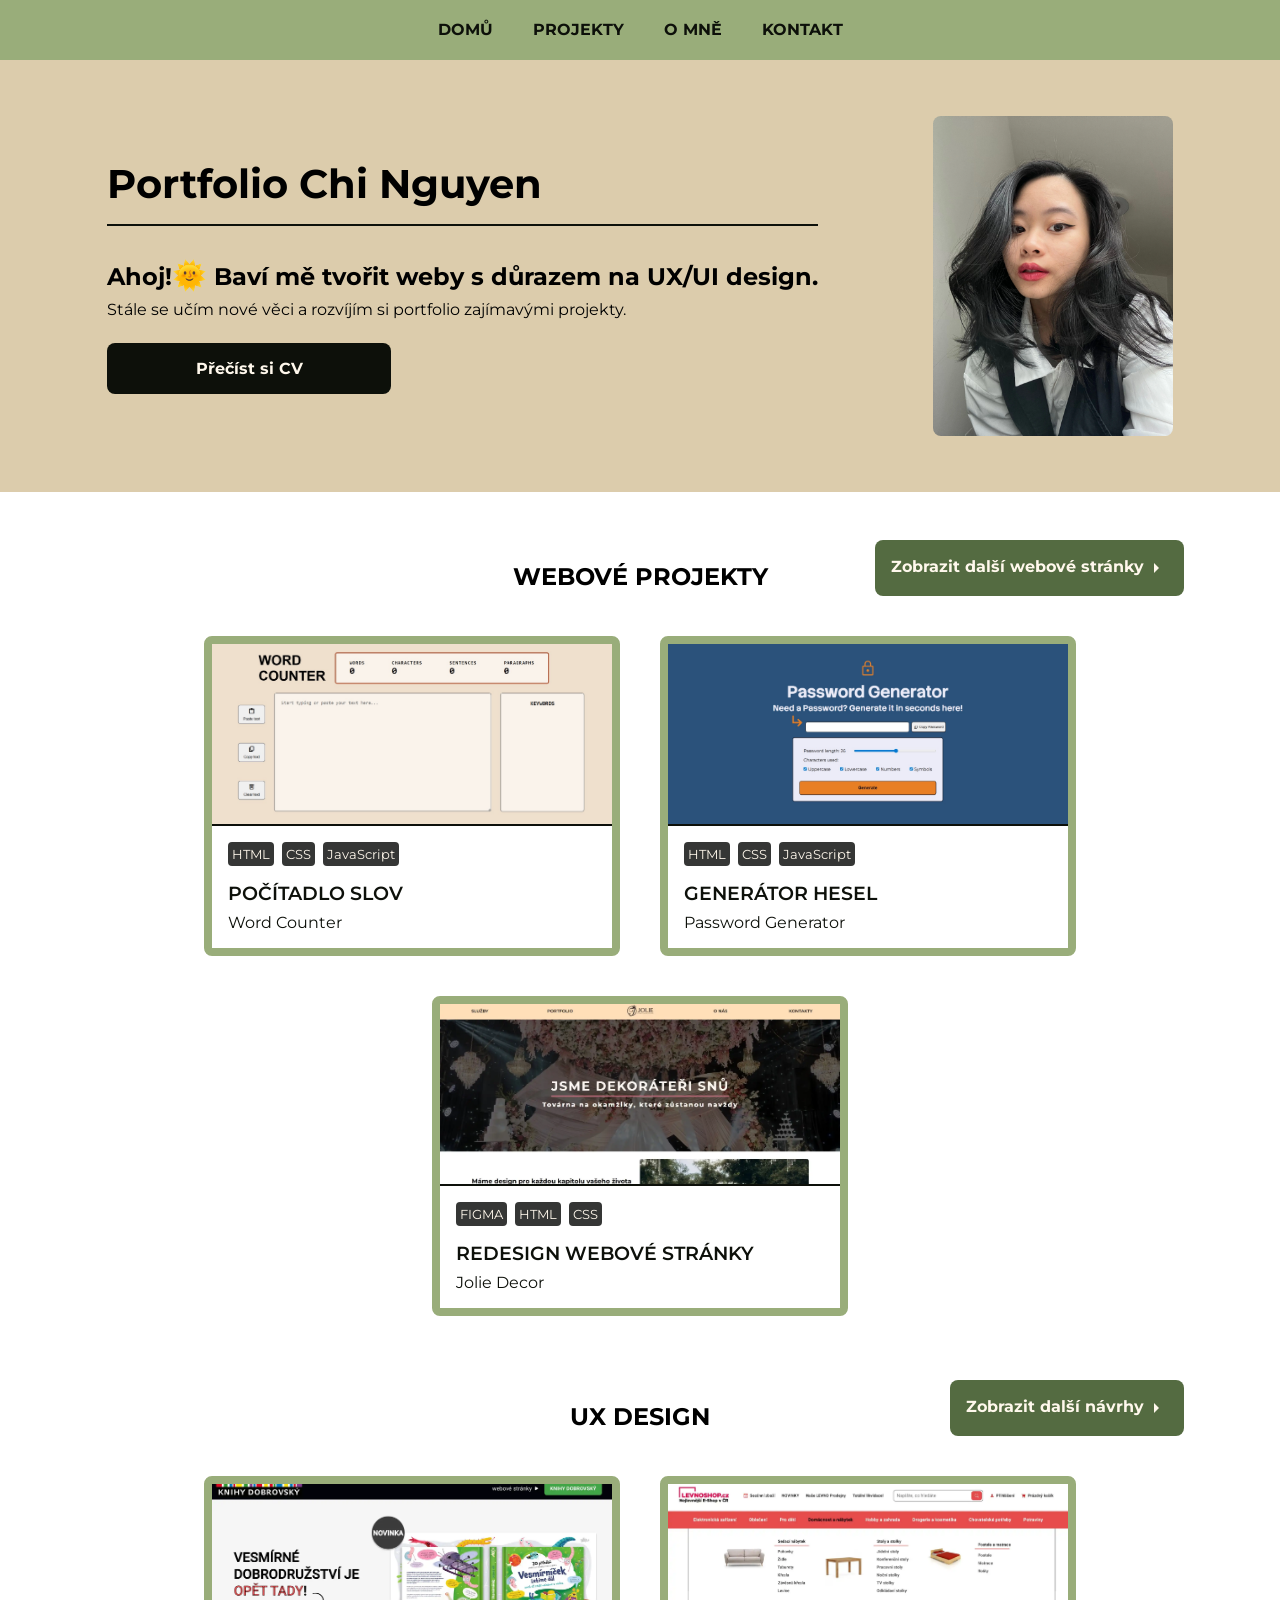
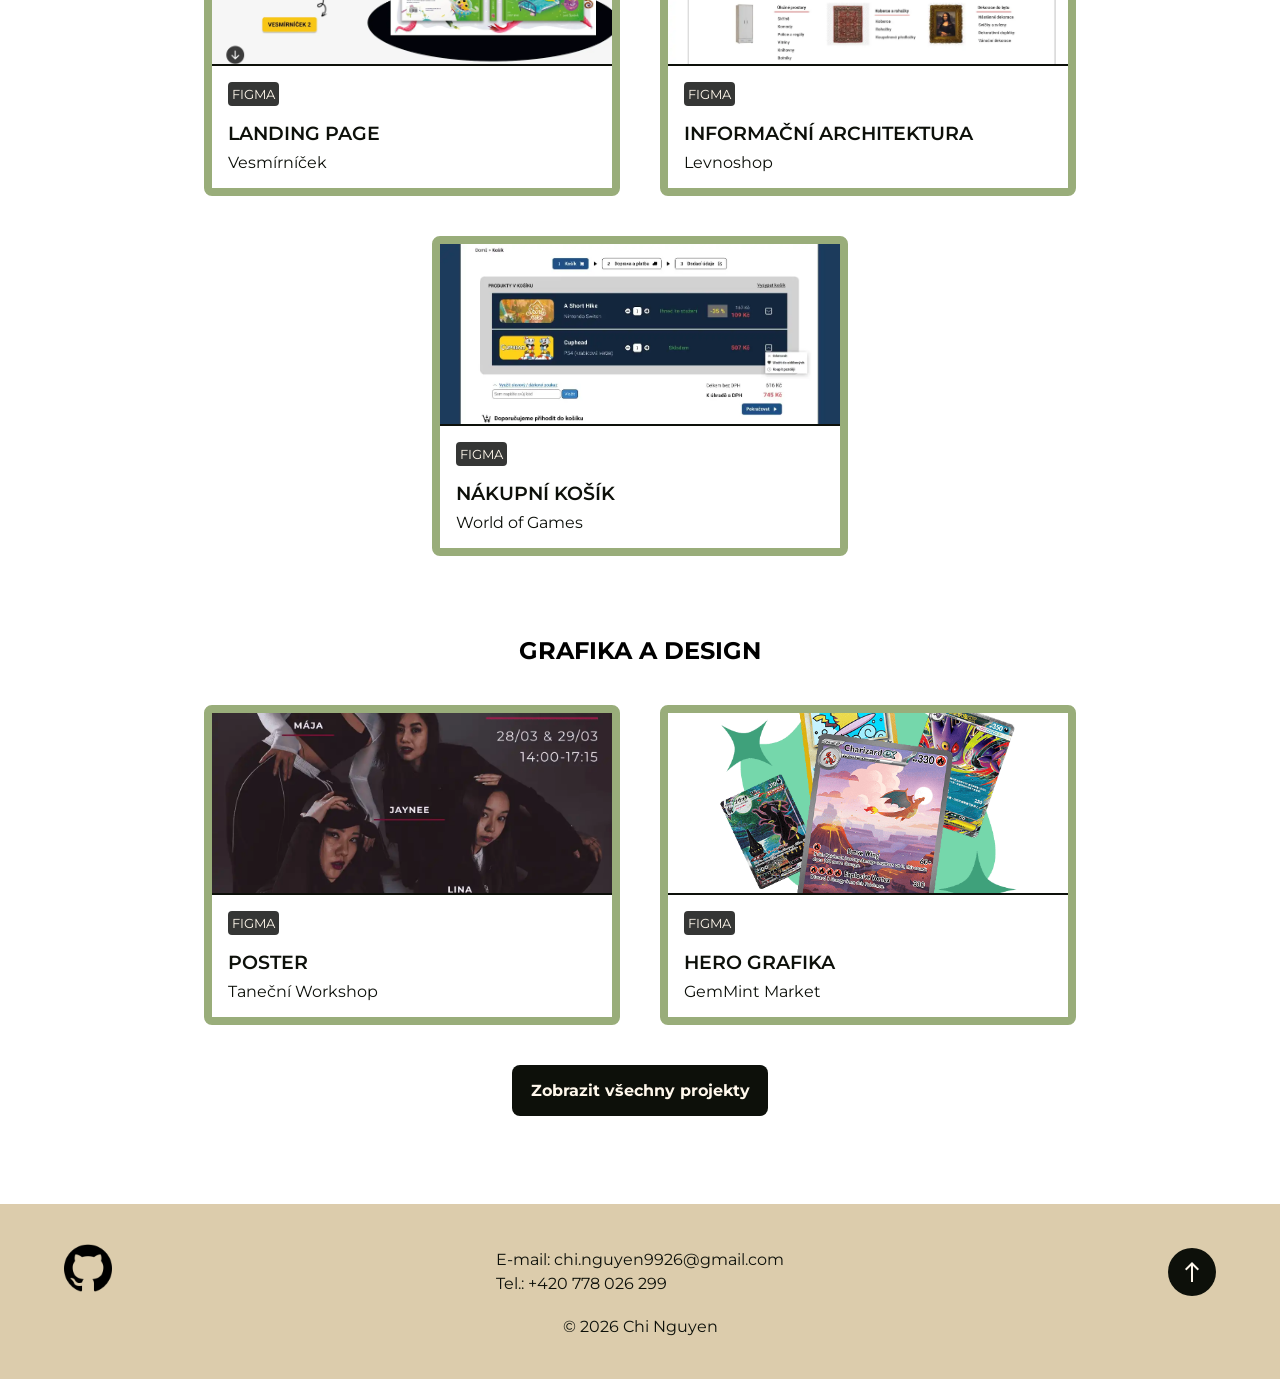
<file: index.html>
<!doctype html>
<html lang="cs">

<head>
  <meta charset="UTF-8" />
  <meta name="viewport" content="width=device-width, initial-scale=1.0" />
  <meta name="description"
    content="Portfolio Chi Nguyen na ukázku projektů jako začínající webový vývojář a UX/UI designer." />
  <meta name="author" content="Chi Nguyen" />
  <meta name="keywords" content="projekty, portfolio, vývoj webu, HTML, CSS, UX design, UX, UI, design" />
  <title>Chi Nguyen Portfolio | Domů</title>
  <link rel="stylesheet"
    href="https://fonts.googleapis.com/css2?family=Material+Symbols+Outlined:opsz,wght,FILL,GRAD@20..48,100..700,0..1,-50..200&icon_names=arrow_right,north" />
  <link rel="preconnect" href="https://fonts.googleapis.com" />
  <link rel="preconnect" href="https://fonts.gstatic.com" crossorigin />
  <link href="https://fonts.googleapis.com/css2?family=Montserrat:ital,wght@0,100..900;1,100..900&display=swap"
    rel="stylesheet" />
  <link rel="stylesheet" href="./css/styles.css" />
</head>

<body>
  <header>
    <nav id="navbar">
      <button class="hamburger" id="hamburger">
        <span></span>
        <span></span>
        <span></span>
      </button>
      <ul id="nav-menu">
        <li><a href="#">Domů</a></li>
        <li><a href="./projects/">Projekty</a></li>
        <li><a href="./about-me/">O mně</a></li>
        <li><a href="./contact/">Kontakt</a></li>
      </ul>
    </nav>
  </header>

  <main>
    <section class="hero-section">
      <div>
        <h1>Portfolio Chi Nguyen</h1>
        <hr />
        <h2>Ahoj!<span class="emoji">&#127774;</span> Baví mě tvořit weby s důrazem na UX/UI design.</h2>
        <p>
          Stále se učím nové věci a rozvíjím si portfolio zajímavými projekty.
        </p>
        <a href="./pdf/chi_nguyen_CV.pdf" target="_blank">Přečíst si CV</a>
      </div>
      <img src="./img/profile_picture.webp" alt="Chi Nguyen profile photo" loading="lazy" />
    </section>

    <section class="project-section">
      <div class="headline-projects">
        <h2>Webové projekty</h2>
        <a href="./projects/#web-link">Zobrazit další webové stránky<span class="material-symbols-outlined">
            arrow_right
          </span></a>
      </div>
      <div class="project-card">
        <a href="https://nqchi99.github.io/word-counter/" class="project" target="_blank">
          <img src="./img/word_counter_banner.jpg" alt="word counter banner" loading="lazy" />
          <div class="technologies">
            <h5>HTML</h5>
            <h5>CSS</h5>
            <h5>JavaScript</h5>
          </div>
          <h3>Počítadlo slov</h3>
          <h4>Word Counter</h4>
        </a>

        <a href="https://nqchi99.github.io/password-generator/" class="project" target="_blank">
          <img src="./img/password_generator_banner.jpg" alt="password generator banner" loading="lazy" />
          <div class="technologies">
            <h5>HTML</h5>
            <h5>CSS</h5>
            <h5>JavaScript</h5>
          </div>
          <h3>Generátor hesel</h3>
          <h4>Password Generator</h4>
        </a>

        <a href="./projects/JolieDecor/" class="project">
          <img src="./img/jolie_decor.webp" alt="jolie decor redesign banner" loading="lazy" />
          <div class="technologies">
            <h5>FIGMA</h5>
            <h5>HTML</h5>
            <h5>CSS</h5>
          </div>
          <h3>Redesign webové stránky</h3>
          <h4>Jolie Decor</h4>
        </a>
      </div>

      <div class="headline-projects">
        <h2>UX Design</h2>
        <a href="./projects/#ux-link">Zobrazit další návrhy<span class="material-symbols-outlined">
            arrow_right
          </span></a>
      </div>
      <div class="project-card">
        <a href="https://www.figma.com/design/QxPxNCVlIGMlp44bW8yhyX/Chi-Nguyen-portfolio?node-id=1-4380&t=F2kxvSKThqIDVGUl-1"
          class="project" target="_blank">
          <img src="./img/landing_page.webp" alt="landing page vesmirnicek banner" loading="lazy" />
          <div class="technologies">
            <h5>FIGMA</h5>
          </div>
          <h3>Landing page</h3>
          <h4>Vesmírníček</h4>
        </a>

        <a href="https://www.figma.com/design/QxPxNCVlIGMlp44bW8yhyX/Chi-Nguyen-portfolio?node-id=1-8700&t=F2kxvSKThqIDVGUl-1"
          class="project" target="_blank">
          <img src="./img/informacni_architektura.webp" alt="levnoshop informacni architektura banner" loading="lazy" />
          <div class="technologies">
            <h5>FIGMA</h5>
          </div>
          <h3>Informační architektura</h3>
          <h4>Levnoshop</h4>
        </a>

        <a href="https://www.figma.com/design/QxPxNCVlIGMlp44bW8yhyX/Chi-Nguyen-portfolio?node-id=2-2&t=F2kxvSKThqIDVGUl-1"
          class="project" target="_blank">
          <img src="./img/nakupni_kosik.webp" alt="nakupni kosik banner" loading="lazy">
          <div class="technologies">
            <h5>FIGMA</h5>
          </div>
          <h3>Nákupní košík</h3>
          <h4>World of Games</h4>
        </a>
      </div>

      <div class="headline-projects">
        <h2>Grafika a design</h2>
      </div>
      <div class="project-card">
        <a href="https://www.figma.com/design/knbRRm4lcoff5I7r5ou4Xo/POSTER?node-id=35-2&t=hSrXMEBKJt1Fo6La-1"
          class="project" target="_blank">
          <img src="./img/tanecni_ws.webp" alt="tanecni workshop banner" loading="lazy" />
          <div class="technologies">
            <h5>FIGMA</h5>
          </div>
          <h3>Poster</h3>
          <h4>Taneční Workshop</h4>
        </a>

        <a href="https://www.figma.com/design/NQJT1RmvCV09xv7ePzGwov/GemMint-Market?node-id=39-5&t=hSrXMEBKJt1Fo6La-1"
          class="project" target="_blank">
          <img src="./img/gemmint_market.webp" alt="gemmint market banner" loading="lazy" />
          <div class="technologies">
            <h5>FIGMA</h5>
          </div>
          <h3>Hero grafika</h3>
          <h4>GemMint Market</h4>
        </a>
      </div>

      <a href="./projects/">Zobrazit všechny projekty</a>
    </section>
  </main>

  <footer>
    <div class="footer-section">
      <div>
        <a href="https://github.com/NQChi99"><img src="img/github.png" alt="github icon profile" class="github"></a>
      </div>
      <div>
        <p class="footer-email">
          E-mail:
          <a href="mailto:chi.nguyen9926@gmail.com">chi.nguyen9926@gmail.com</a>
        </p>
        <p>Tel.: +420 778 026 299</p>
      </div>
      <div>
        <a href="#">
          <span class="material-symbols-outlined"> north </span>
        </a>
      </div>
    </div>
    <p class="copyright">&copy; 2026 Chi Nguyen</p>
  </footer>
  <script src="./js/script.js"></script>
</body>

</html>
</file>
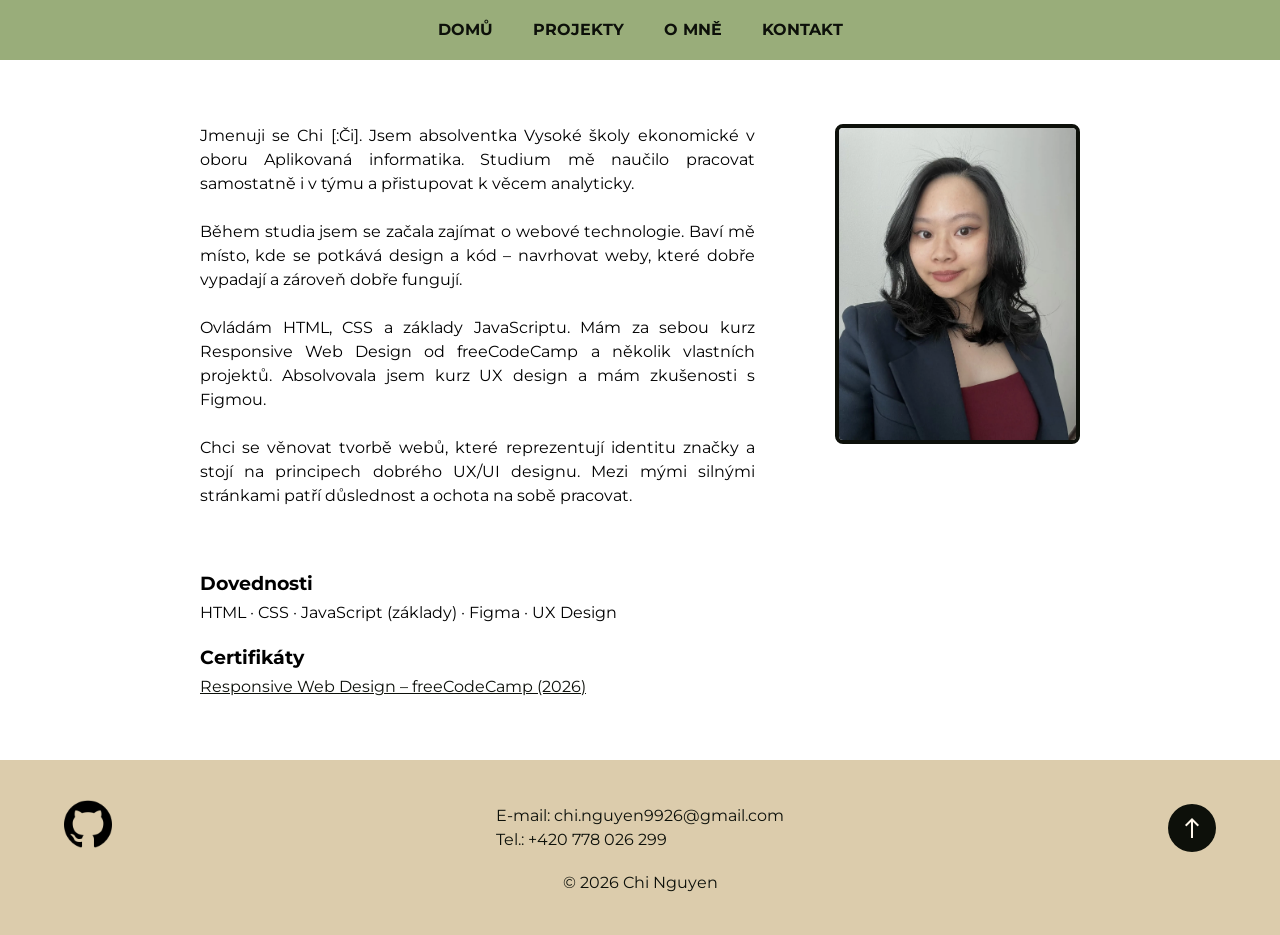
<file: about-me/index.html>
<!doctype html>
<html lang="cs">

<head>
  <meta charset="UTF-8" />
  <meta name="viewport" content="width=device-width, initial-scale=1.0">
  <meta name="description"
    content="Portfolio Chi Nguyen na ukázku projektů jako začínající webový vývojář a UX/UI designer.">
  <meta name="author" content="Chi Nguyen">
  <meta name="keywords" content="projekty, portfolio, vývoj webu, HTML, CSS, UX design, UX, UI, design">
  <title>Chi Nguyen Portfolio | O mně</title>
  <link rel="stylesheet"
    href="https://fonts.googleapis.com/css2?family=Material+Symbols+Outlined:opsz,wght,FILL,GRAD@20..48,100..700,0..1,-50..200&icon_names=north" />
  <link rel="preconnect" href="https://fonts.googleapis.com">
  <link rel="preconnect" href="https://fonts.gstatic.com" crossorigin>
  <link href="https://fonts.googleapis.com/css2?family=Montserrat:ital,wght@0,100..900;1,100..900&display=swap"
    rel="stylesheet">
  <link rel="stylesheet" href="../css/styles.css">
  <link rel="stylesheet" href="../css/about-me.css">
</head>

<body>
  <header>
    <nav id="navbar">
      <button class="hamburger" id="hamburger">
        <span></span>
        <span></span>
        <span></span>
      </button>
      <ul id="nav-menu">
        <li><a href="../index.html">Domů</a></li>
        <li><a href="../projects/">Projekty</a></li>
        <li><a href="#">O mně</a></li>
        <li><a href="../contact/">Kontakt</a></li>
      </ul>
    </nav>
  </header>

  <main>
    <section class="about-me-section">
      <div class="about-me-text">
        <p>Jmenuji se Chi [:Či]. Jsem absolventka Vysoké školy ekonomické v oboru Aplikovaná informatika.
          Studium
          mě naučilo pracovat samostatně i v týmu a přistupovat k věcem analyticky.</p>
        <p>Během studia jsem se začala zajímat o webové technologie. Baví mě místo, kde se potkává design a kód –
          navrhovat weby, které dobře vypadají a zároveň dobře fungují.</p>
        <p>Ovládám HTML, CSS a základy
          JavaScriptu. Mám za sebou kurz Responsive Web Design od freeCodeCamp a několik vlastních projektů. Absolvovala
          jsem kurz UX design a mám zkušenosti s Figmou.</p>
        <p>Chci se věnovat tvorbě webů, které reprezentují identitu značky a
          stojí na principech dobrého UX/UI designu. Mezi mými silnými stránkami patří důslednost a ochota na sobě
          pracovat.</p>
      </div>
      <img src="../img/profile.webp" alt="profile picture" loading="lazy">
    </section>

    <section class="skills-section">
      <h3>Dovednosti</h3>
      <p>HTML · CSS · JavaScript (základy) · Figma · UX Design</p>
    </section>
    <section class="skills-section">
      <h3>Certifikáty</h3>
      <p><a href="https://www.freecodecamp.org/certification/chi-nq/responsive-web-design-v9">Responsive Web Design –
          freeCodeCamp (2026)</a></p>
    </section>
  </main>

  <footer>
    <div class="footer-section">
      <div>
        <a href="https://github.com/NQChi99"><img src="../img/github.png" alt="github icon profile" class="github"></a>
      </div>
      <div>
        <p class="footer-email">
          E-mail:
          <a href="mailto:chi.nguyen9926@gmail.com">chi.nguyen9926@gmail.com</a>
        </p>
        <p>Tel.: +420 778 026 299</p>
      </div>
      <div>
        <a href="#">
          <span class="material-symbols-outlined"> north </span>
        </a>
      </div>
    </div>
    <p class="copyright">&copy; 2026 Chi Nguyen</p>
  </footer>
  <script src="../js/script.js"></script>
</body>

</html>
</file>
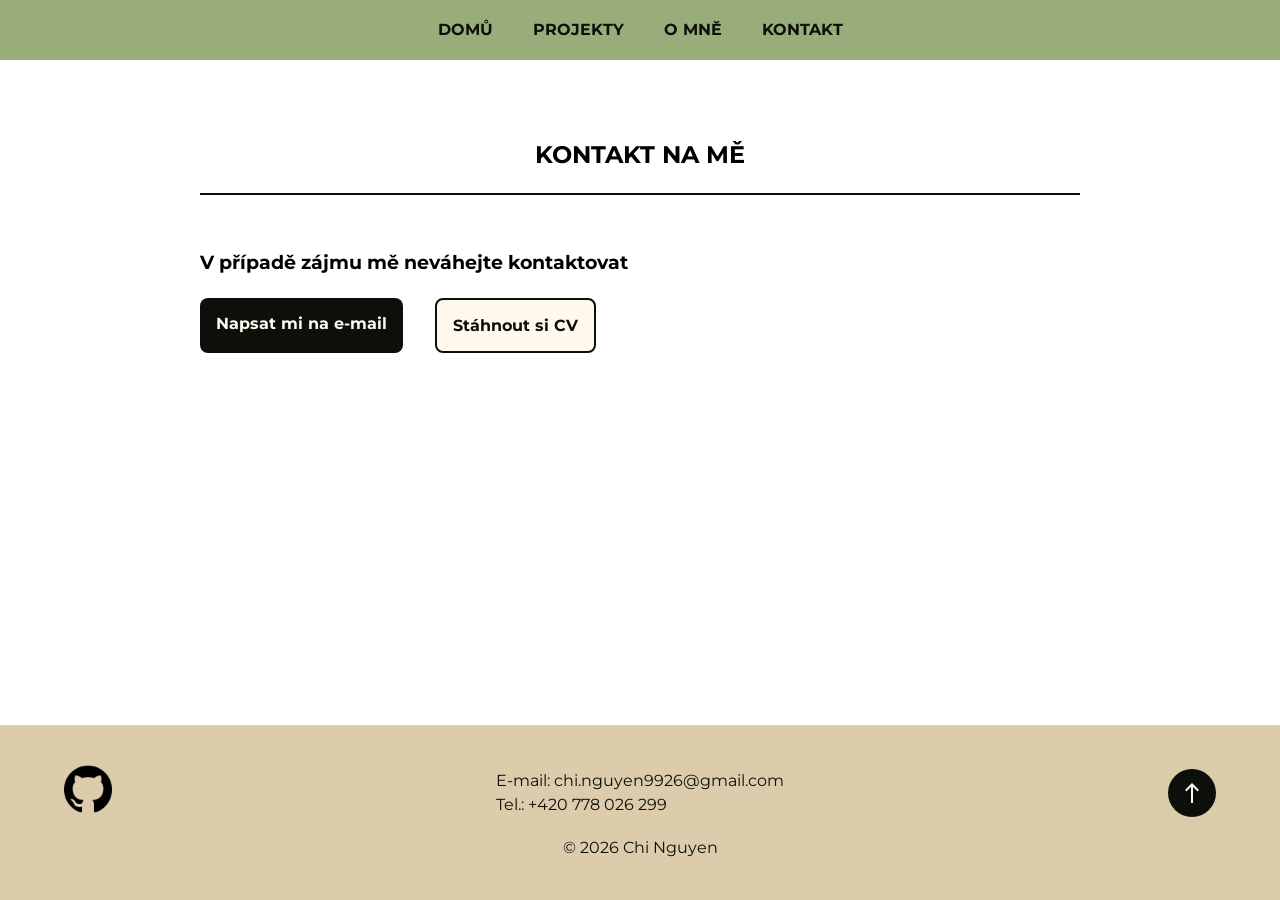
<file: contact/index.html>
<!doctype html>
<html lang="cs">

<head>
  <meta charset="UTF-8" />
  <meta name="viewport" content="width=device-width, initial-scale=1.0">
  <meta name="description"
    content="Portfolio Chi Nguyen na ukázku projektů jako začínající webový vývojář a UX/UI designer.">
  <meta name="author" content="Chi Nguyen">
  <meta name="keywords" content="projekty, portfolio, vývoj webu, HTML, CSS, UX design, UX, UI, design">
  <title>Chi Nguyen Portfolio | Kontakty</title>
  <link rel="stylesheet"
    href="https://fonts.googleapis.com/css2?family=Material+Symbols+Outlined:opsz,wght,FILL,GRAD@20..48,100..700,0..1,-50..200&icon_names=north" />
  <link rel="preconnect" href="https://fonts.googleapis.com">
  <link rel="preconnect" href="https://fonts.gstatic.com" crossorigin>
  <link href="https://fonts.googleapis.com/css2?family=Montserrat:ital,wght@0,100..900;1,100..900&display=swap"
    rel="stylesheet">
  <link rel="stylesheet" href="../css/styles.css">
  <link rel="stylesheet" href="../css/contact.css">
</head>

<body>
  <header>
    <nav id="navbar">
      <button class="hamburger" id="hamburger">
        <span></span>
        <span></span>
        <span></span>
      </button>
      <ul id="nav-menu">
        <li><a href="../index.html">Domů</a></li>
        <li><a href="../projects/">Projekty</a></li>
        <li><a href="../about-me/">O mně</a></li>
        <li><a href="#">Kontakt</a></li>
      </ul>
    </nav>
  </header>

  <main>
    <section class="contact-section">
      <h2>Kontakt na mě</h2>
      <hr>
      <h3>V případě zájmu mě neváhejte kontaktovat</h3>
      <div class="contact-buttons">
        <a href="mailto:chi.nguyen9926@gmail.com">Napsat mi na e-mail</a>
        <a href="../pdf/chi_nguyen_CV.pdf" download>Stáhnout si CV</a>
      </div>
    </section>
  </main>

  <footer>
    <div class="footer-section">
      <div>
        <a href="https://github.com/NQChi99"><img src="../img/github.png" alt="github icon profile" class="github"></a>
      </div>
      <div>
        <p class="footer-email">
          E-mail:
          <a href="mailto:chi.nguyen9926@gmail.com">chi.nguyen9926@gmail.com</a>
        </p>
        <p>Tel.: +420 778 026 299</p>
      </div>
      <div>
        <a href="#">
          <span class="material-symbols-outlined"> north </span>
        </a>
      </div>
    </div>
    <p class="copyright">&copy; 2026 Chi Nguyen</p>
  </footer>
  <script src="../js/script.js"></script>
</body>

</html>
</file>
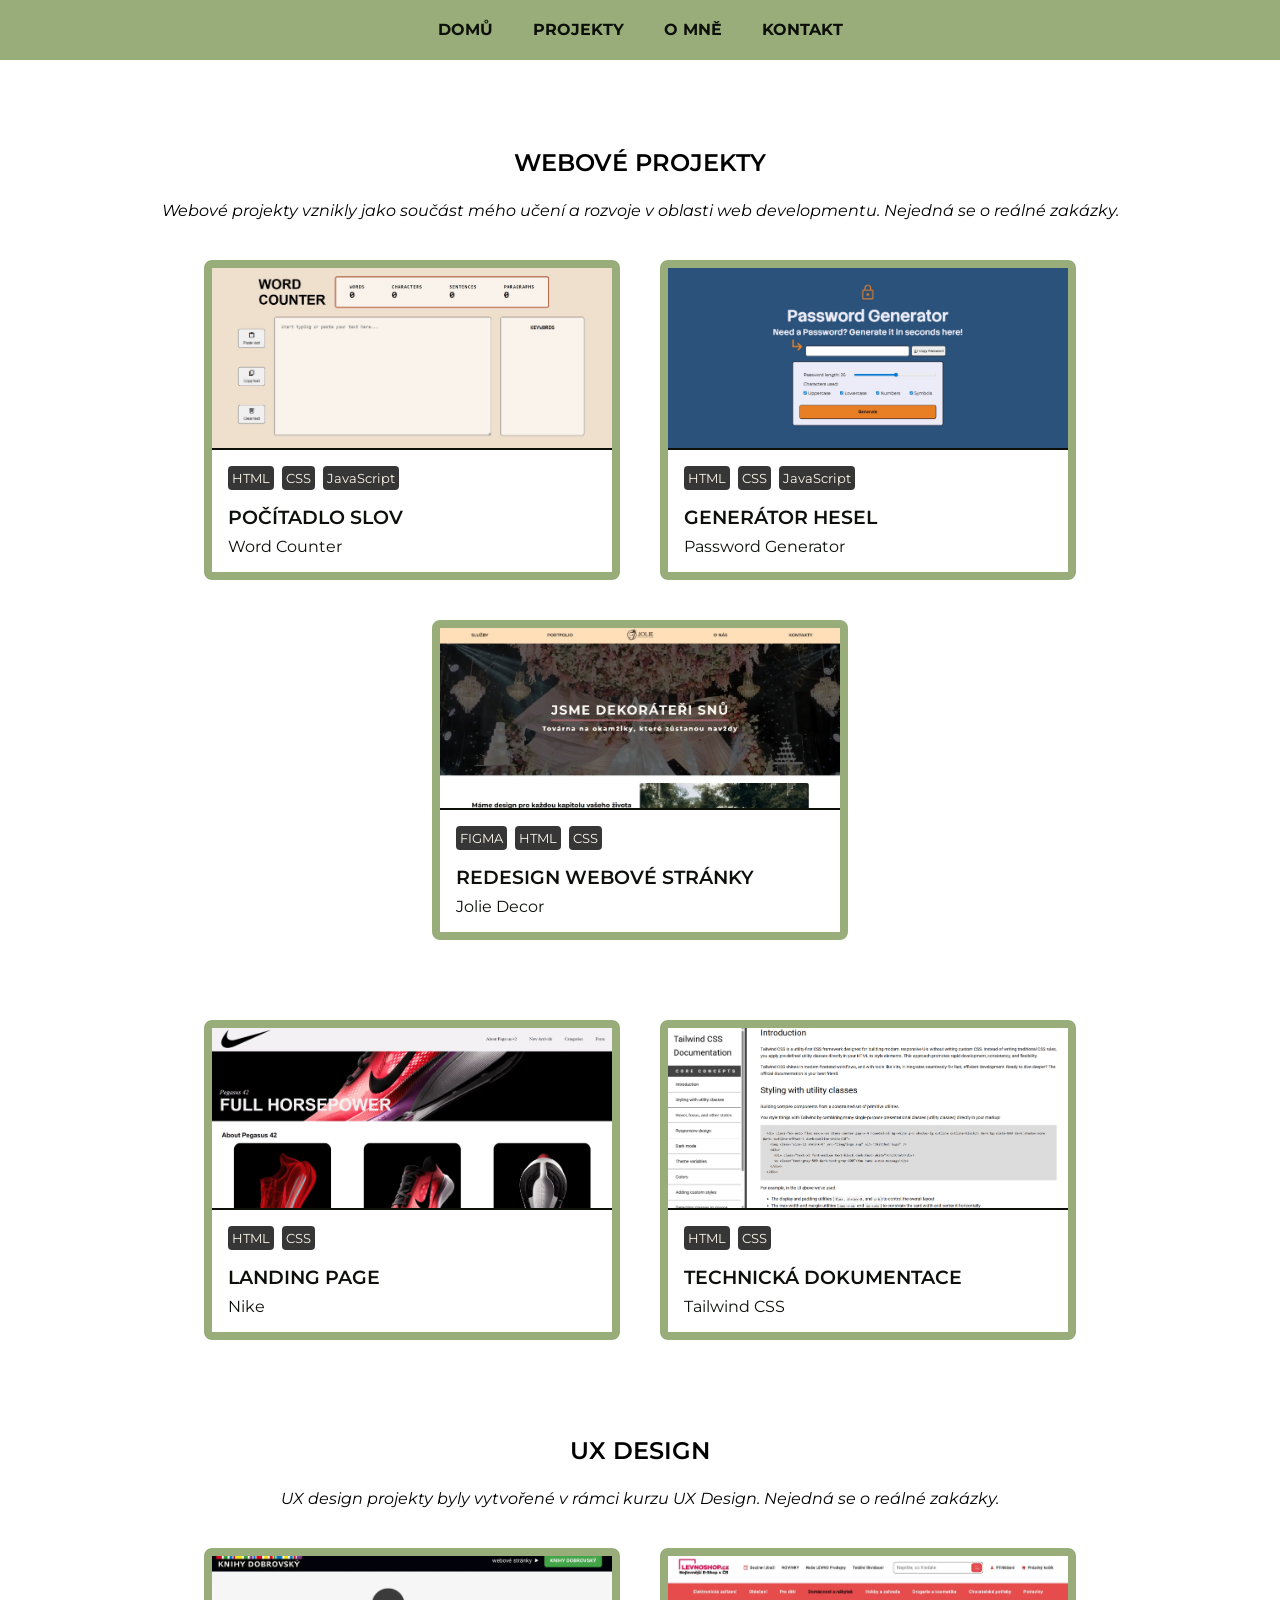
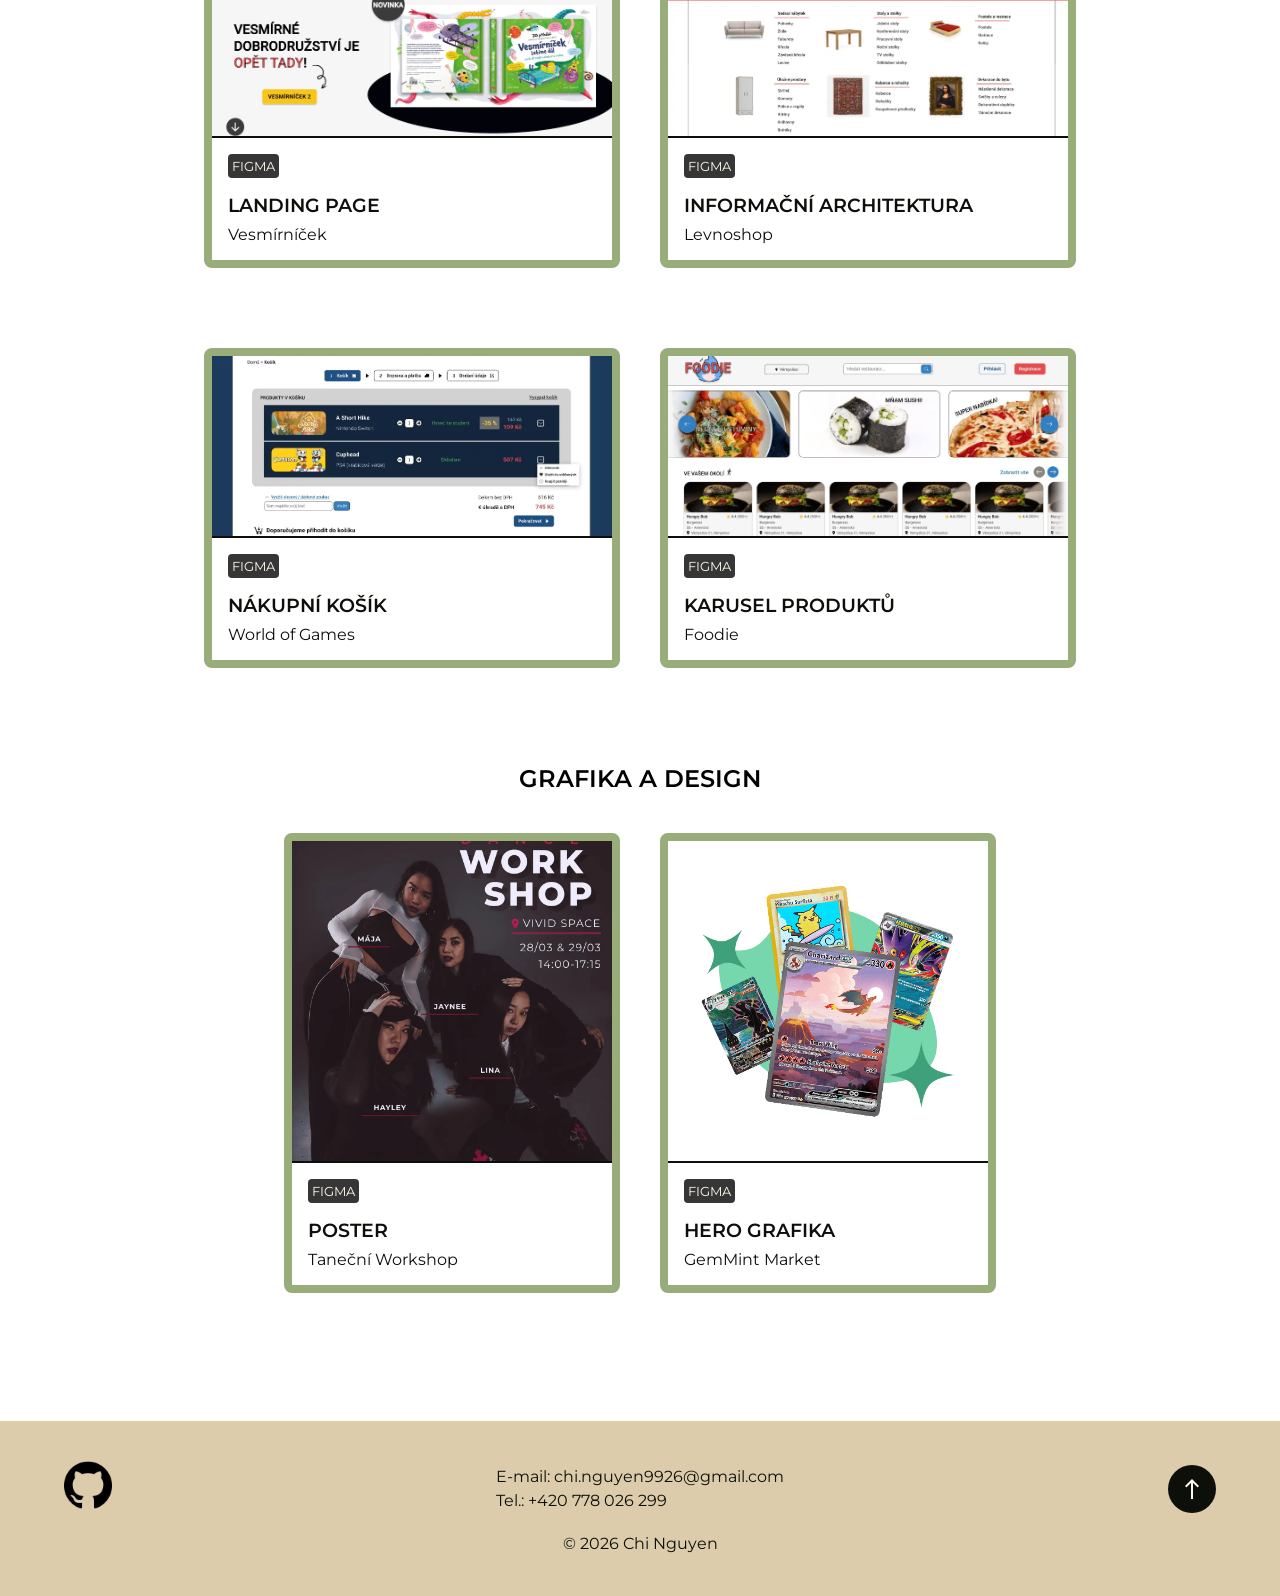
<file: projects/index.html>
<!doctype html>
<html lang="cs">

<head>
  <meta charset="UTF-8" />
  <meta name="viewport" content="width=device-width, initial-scale=1.0">
  <meta name="description"
    content="Portfolio Chi Nguyen na ukázku projektů jako začínající webový vývojář a UX/UI designer.">
  <meta name="author" content="Chi Nguyen">
  <meta name="keywords" content="projekty, portfolio, vývoj webu, HTML, CSS, UX design, UX, UI, design">
  <title>Chi Nguyen Portfolio | Projekty</title>
  <link rel="stylesheet"
    href="https://fonts.googleapis.com/css2?family=Material+Symbols+Outlined:opsz,wght,FILL,GRAD@20..48,100..700,0..1,-50..200&icon_names=north" />
  <link rel="preconnect" href="https://fonts.googleapis.com">
  <link rel="preconnect" href="https://fonts.gstatic.com" crossorigin>
  <link href="https://fonts.googleapis.com/css2?family=Montserrat:ital,wght@0,100..900;1,100..900&display=swap"
    rel="stylesheet">
  <link rel="stylesheet" href="../css/styles.css">
  <link rel="stylesheet" href="../css/projects.css">
</head>

<body>
  <header>
    <nav id="navbar">
      <button class="hamburger" id="hamburger">
        <span></span>
        <span></span>
        <span></span>
      </button>
      <ul id="nav-menu">
        <li><a href="../index.html">Domů</a></li>
        <li><a href="#">Projekty</a></li>
        <li><a href="../about-me/">O mně</a></li>
        <li><a href="../contact/">Kontakt</a></li>
      </ul>
    </nav>
  </header>

  <main>
    <section class="project-section">
      <h2 class="project-headings" id="web-link">Webové projekty</h2>
      <p>Webové projekty vznikly jako součást mého učení a rozvoje v oblasti web developmentu. Nejedná se o reálné
        zakázky.</p>
      <div class="project-card">
        <a href="https://nqchi99.github.io/word-counter/" class="project" target="_blank">
          <img src="../img/word_counter_banner.jpg" alt="word counter banner" loading="lazy" />
          <div class="technologies">
            <h5>HTML</h5>
            <h5>CSS</h5>
            <h5>JavaScript</h5>
          </div>
          <h3>Počítadlo slov</h3>
          <h4>Word Counter</h4>
        </a>

        <a href="https://nqchi99.github.io/password-generator/" class="project" target="_blank">
          <img src="../img/password_generator_banner.jpg" alt="password generator banner" loading="lazy" />
          <div class="technologies">
            <h5>HTML</h5>
            <h5>CSS</h5>
            <h5>JavaScript</h5>
          </div>
          <h3>Generátor hesel</h3>
          <h4>Password Generator</h4>
        </a>

        <a href="../projects/JolieDecor/" class="project">
          <img src="../img/jolie_decor.webp" alt="jolie decor redesign banner" loading="lazy" />
          <div class="technologies">
            <h5>FIGMA</h5>
            <h5>HTML</h5>
            <h5>CSS</h5>
          </div>
          <h3>Redesign webové stránky</h3>
          <h4>Jolie Decor</h4>
        </a>
      </div>

      <div class="project-card">
        <a href="https://nqchi99.github.io/nike-landing-page/" class="project" target="_blank">
          <img src="../img/nike_landingpage.webp" alt="nike landing page banner" loading="lazy" />
          <div class="technologies">
            <h5>HTML</h5>
            <h5>CSS</h5>
          </div>
          <h3>Landing Page</h3>
          <h4>Nike</h4>
        </a>

        <a href="https://nqchi99.github.io/technical-documentation/" class="project" target="_blank">
          <img src="../img/technical_documentation.webp" alt="technical documentation banner" loading="lazy">
          <div class="technologies">
            <h5>HTML</h5>
            <h5>CSS</h5>
          </div>
          <h3>Technická dokumentace</h3>
          <h4>Tailwind CSS</h4>
        </a>
      </div>

      <h2 class="project-headings" id="ux-link">UX Design</h2>
      <p>UX design projekty byly vytvořené v rámci kurzu UX Design. Nejedná se o reálné
        zakázky.</p>
      <div class="project-card">
        <a href="https://www.figma.com/design/QxPxNCVlIGMlp44bW8yhyX/Chi-Nguyen-portfolio?node-id=1-4380&t=F2kxvSKThqIDVGUl-1"
          class="project" target="_blank">
          <img src="../img/landing_page.webp" alt="landing page vesmirnicek banner" loading="lazy">
          <div class="technologies">
            <h5>FIGMA</h5>
          </div>
          <h3>Landing page</h3>
          <h4>Vesmírníček</h4>
        </a>

        <a href="https://www.figma.com/design/QxPxNCVlIGMlp44bW8yhyX/Chi-Nguyen-portfolio?node-id=1-8700&t=F2kxvSKThqIDVGUl-1"
          class="project" target="_blank">
          <img src="../img/informacni_architektura.webp" alt="levnoshop informacni architektura banner" loading="lazy">
          <div class="technologies">
            <h5>FIGMA</h5>
          </div>
          <h3>Informační architektura</h3>
          <h4>Levnoshop</h4>
        </a>
      </div>

      <div class="project-card">
        <a href="https://www.figma.com/design/QxPxNCVlIGMlp44bW8yhyX/Chi-Nguyen-portfolio?node-id=2-2&t=F2kxvSKThqIDVGUl-1"
          class="project" target="_blank">
          <img src="../img/nakupni_kosik.webp" alt="nakupni kosik banner" loading="lazy">
          <div class="technologies">
            <h5>FIGMA</h5>
          </div>
          <h3>Nákupní košík</h3>
          <h4>World of Games</h4>
        </a>

        <a href="https://www.figma.com/design/QxPxNCVlIGMlp44bW8yhyX/Chi-Nguyen-portfolio?node-id=2-3&t=F2kxvSKThqIDVGUl-1"
          class="project" target="_blank">
          <img src="../img/karusel_produktu.webp" alt="karusel produktu banner" loading="lazy">
          <div class="technologies">
            <h5>FIGMA</h5>
          </div>
          <h3>Karusel produktů</h3>
          <h4>Foodie</h4>
        </a>
      </div>

      <h2 class="project-headings">Grafika a design</h2>
      <div class="project-card">
        <a href="https://www.figma.com/design/knbRRm4lcoff5I7r5ou4Xo/POSTER?node-id=35-2&t=hSrXMEBKJt1Fo6La-1"
          class="project design" target="_blank">
          <img src="../img/tanecni_ws.webp" alt="tanecni workshop banner" loading="lazy">
          <div class="technologies">
            <h5>FIGMA</h5>
          </div>
          <h3>Poster</h3>
          <h4>Taneční Workshop</h4>
        </a>

        <a href="https://www.figma.com/design/NQJT1RmvCV09xv7ePzGwov/GemMint-Market?node-id=39-5&t=hSrXMEBKJt1Fo6La-1"
          class="project design" target="_blank">
          <img src="../img/gemmint_market.webp" alt="gemmint market banner" loading="lazy">
          <div class="technologies">
            <h5>FIGMA</h5>
          </div>
          <h3>Hero grafika</h3>
          <h4>GemMint Market</h4>
        </a>
      </div>
    </section>
  </main>

  <footer>
    <div class="footer-section">
      <div>
        <a href="https://github.com/NQChi99"><img src="../img/github.png" alt="github icon profile" class="github"></a>
      </div>
      <div>
        <p class="footer-email">
          E-mail:
          <a href="mailto:chi.nguyen9926@gmail.com">chi.nguyen9926@gmail.com</a>
        </p>
        <p>Tel.: +420 778 026 299</p>
      </div>
      <div>
        <a href="#">
          <span class="material-symbols-outlined"> north </span>
        </a>
      </div>
    </div>
    <p class="copyright">&copy; 2026 Chi Nguyen</p>
  </footer>
  <script src="../js/script.js"></script>
</body>

</html>
</file>
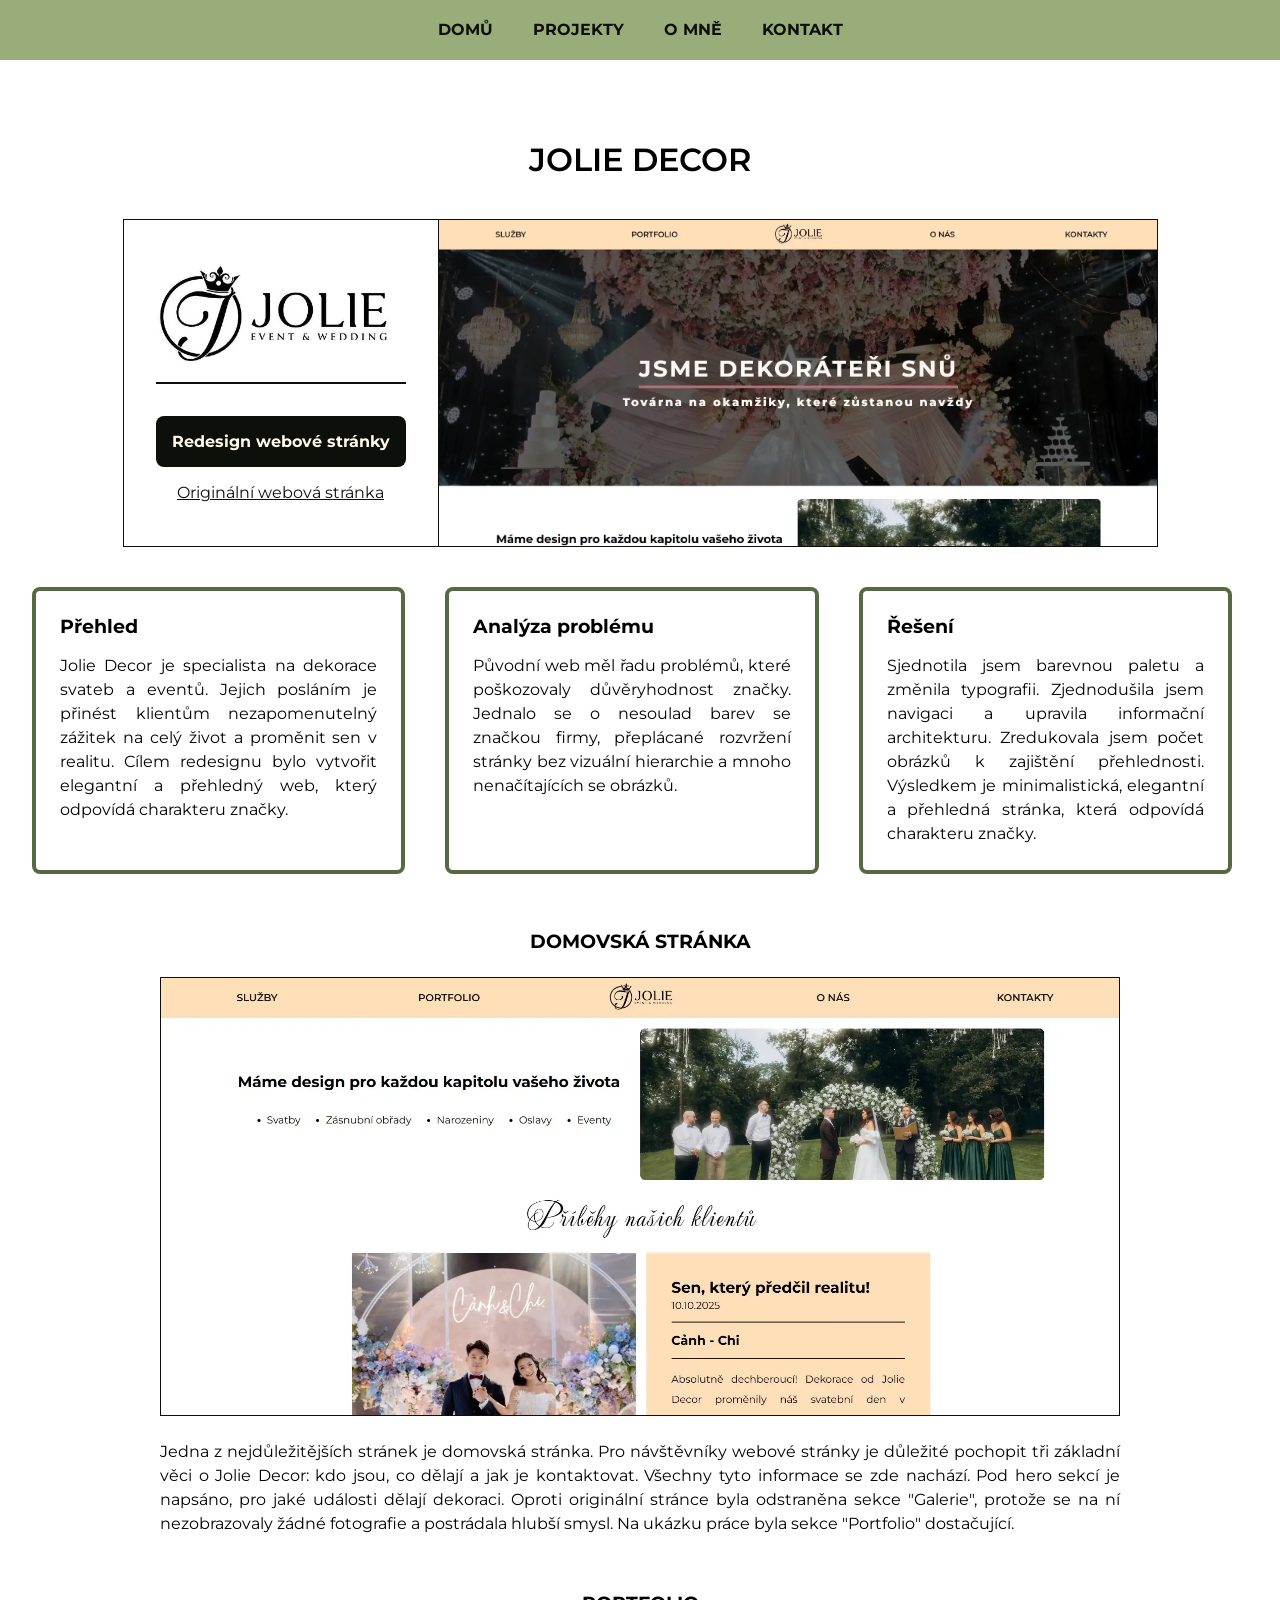
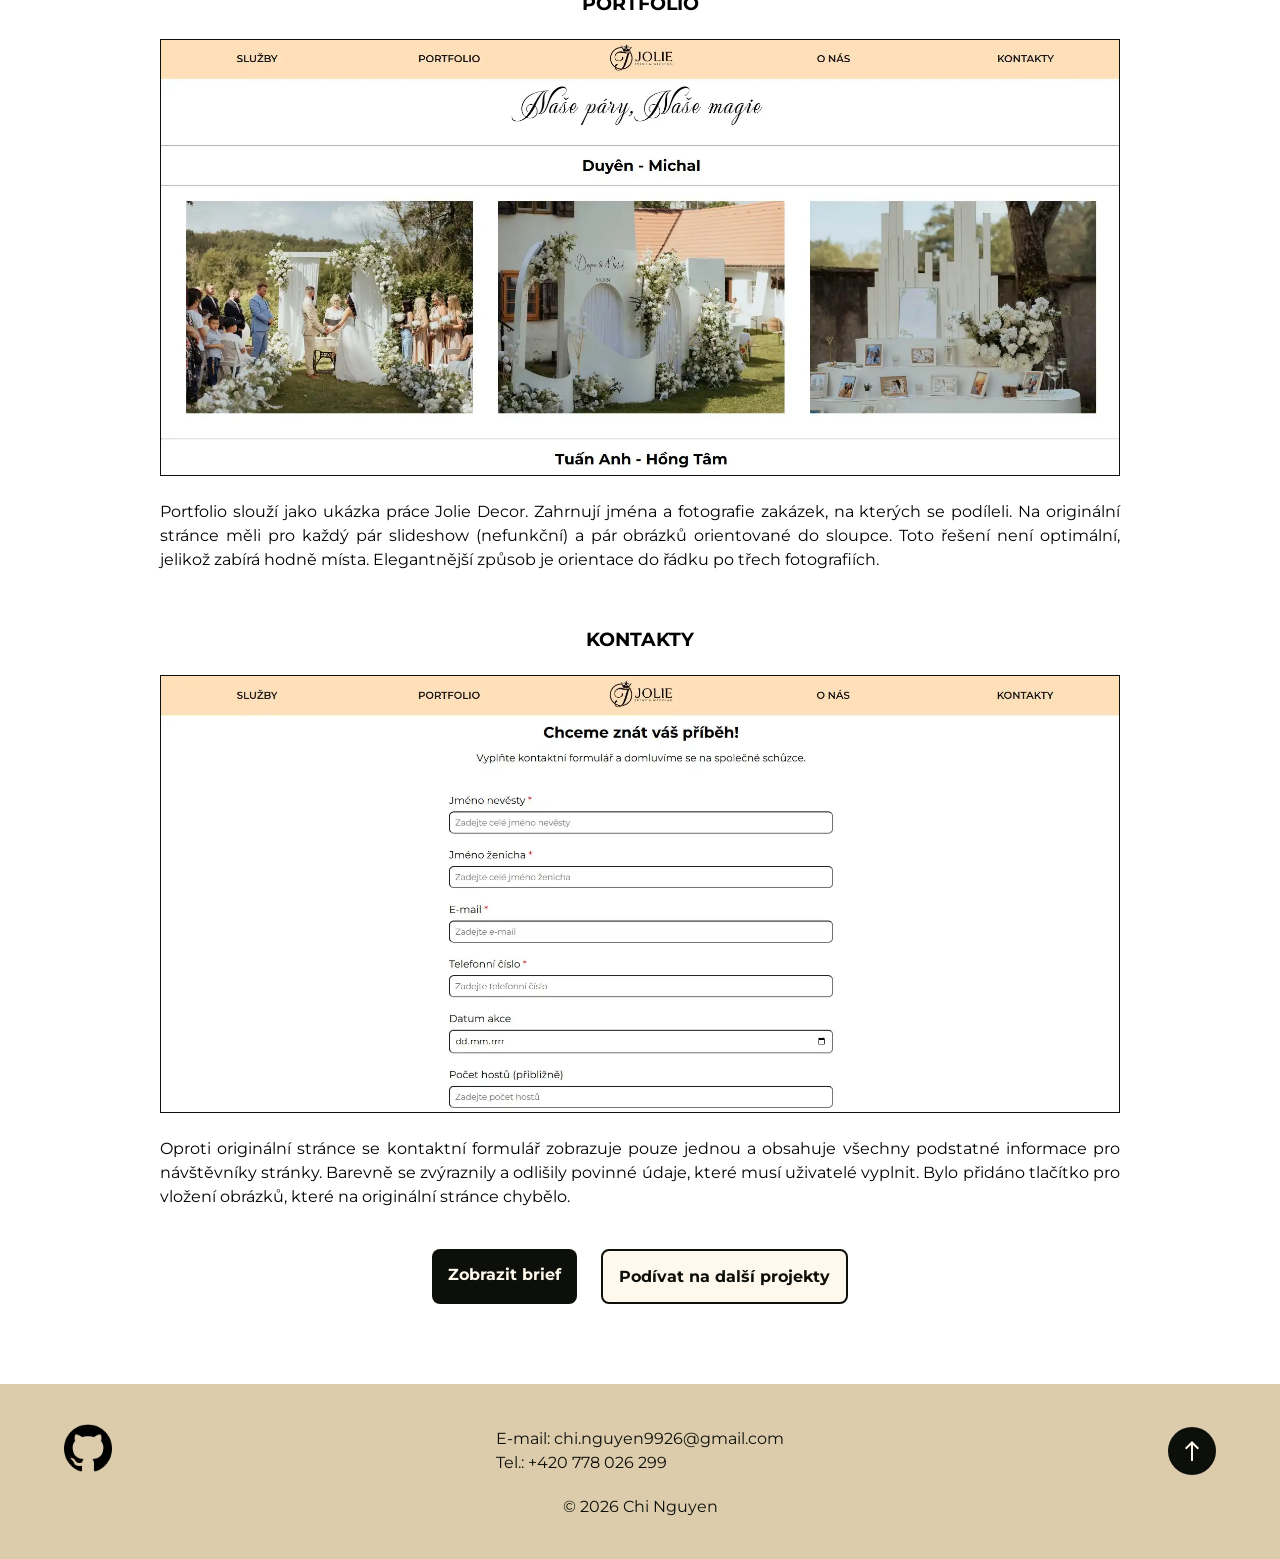
<file: projects/JolieDecor/index.html>
<!doctype html>
<html lang="cs">

<head>
    <meta charset="UTF-8" />
    <meta name="viewport" content="width=device-width, initial-scale=1.0">
    <meta name="description"
        content="Portfolio Chi Nguyen na ukázku projektů jako začínající webový vývojář a UX/UI designer.">
    <meta name="author" content="Chi Nguyen">
    <meta name="keywords" content="projekty, portfolio, vývoj webu, HTML, CSS, UX design, UX, UI, design">
    <title>Chi Nguyen Portfolio | Jolie Decor</title>
    <link rel="stylesheet"
        href="https://fonts.googleapis.com/css2?family=Material+Symbols+Outlined:opsz,wght,FILL,GRAD@20..48,100..700,0..1,-50..200&icon_names=north" />
    <link rel="preconnect" href="https://fonts.googleapis.com">
    <link rel="preconnect" href="https://fonts.gstatic.com" crossorigin>
    <link href="https://fonts.googleapis.com/css2?family=Montserrat:ital,wght@0,100..900;1,100..900&display=swap"
        rel="stylesheet">
    <link rel="stylesheet" href="../../css/styles.css">
    <link rel="stylesheet" href="../../css/projects.css">
</head>

<body>
    <header>
        <nav id="navbar">
            <button class="hamburger" id="hamburger">
                <span></span>
                <span></span>
                <span></span>
            </button>
            <ul id="nav-menu">
                <li><a href="../../index.html">Domů</a></li>
                <li><a href="../../projects/">Projekty</a></li>
                <li><a href="../../about-me/">O mně</a></li>
                <li><a href="../../contact/">Kontakt</a></li>
            </ul>
        </nav>
    </header>

    <main>
        <section class="project-hero">
            <h2 class="project-headings">Jolie Decor</h2>
            <div class="before-after">
                <div class="project-info">
                    <img src="../../img/jolie-logo.webp" alt="jolie decor logo" loading="lazy">
                    <hr>
                    <a href="https://nqchi99.github.io/jolie-decor/" target="_blank">Redesign webové stránky</a>
                    <a href="https://joliedecor.cz/" target="_blank">Originální webová stránka</a>
                </div>
                <img src="../../img/jolie_decor.webp" alt="navrh stranky jolie decor" loading="lazy">
            </div>
        </section>

        <section class="project-overview">
            <div>
                <h3>Přehled</h3>
                <p>Jolie Decor je specialista na dekorace svateb a eventů. Jejich posláním je přinést klientům
                    nezapomenutelný zážitek na celý život a proměnit sen v realitu. Cílem redesignu bylo vytvořit
                    elegantní
                    a
                    přehledný web, který odpovídá charakteru značky.</p>
            </div>
            <div>
                <h3>Analýza problému</h3>
                <p>Původní web měl řadu problémů, které poškozovaly důvěryhodnost značky. Jednalo se o nesoulad barev se
                    značkou firmy, přeplácané rozvržení stránky bez vizuální hierarchie a mnoho nenačítajících se
                    obrázků.</p>
            </div>
            <div>
                <h3>Řešení</h3>
                <p>Sjednotila jsem barevnou paletu a změnila typografii. Zjednodušila jsem navigaci a upravila
                    informační architekturu. Zredukovala jsem počet obrázků k zajištění přehlednosti. Výsledkem je
                    minimalistická, elegantní a přehledná stránka, která odpovídá
                    charakteru značky.</p>
            </div>
        </section>

        <section class="project-example">
            <h3>Domovská stránka</h3>
            <img src="../../img/upravy_home.webp" alt="ukázka domovské stránky Jolie Decor" loading="lazy">
            <p>Jedna z nejdůležitějších stránek je domovská stránka. Pro návštěvníky webové stránky je důležité pochopit
                tři základní věci o Jolie Decor: kdo jsou, co dělají a jak je kontaktovat. Všechny tyto informace se zde
                nachází. Pod hero sekcí
                je napsáno, pro jaké události dělají dekoraci. Oproti originální stránce byla odstraněna sekce
                "Galerie", protože se na ní nezobrazovaly žádné fotografie a postrádala hlubší smysl. Na ukázku práce
                byla sekce "Portfolio" dostačující.</p>
        </section>

        <section class="project-example">
            <h3>Portfolio</h3>
            <img src="../../img/upravy_portfolio.webp" alt="ukázka portfolia Jolie Decor" loading="lazy">
            <p>Portfolio slouží jako ukázka práce Jolie Decor. Zahrnují jména a fotografie zakázek, na kterých se
                podíleli.
                Na originální stránce měli pro každý pár slideshow (nefunkční) a pár obrázků orientované do
                sloupce. Toto řešení není optimální, jelikož zabírá hodně místa. Elegantnější způsob je orientace do
                řádku po třech fotografiích.</p>
        </section>

        <section class="project-example">
            <h3>Kontakty</h3>
            <img src="../../img/upravy_kontakty.webp" alt="ukázka kontakty Jolie Decor" loading="lazy">
            <p>Oproti originální stránce se kontaktní formulář zobrazuje pouze jednou a obsahuje všechny podstatné
                informace pro návštěvníky stránky. Barevně se zvýraznily a odlišily povinné údaje, které musí uživatelé
                vyplnit. Bylo přidáno tlačítko pro vložení obrázků, které na originální stránce chybělo.</p>
        </section>

        <section class="project-buttons">
            <a href="https://www.figma.com/design/HFhw8oJu1M8D9tAugjQ9oF/Redesign--Jolie-Decor?node-id=76-4&t=Y1SFM8gs3nagbqKF-1"
                target="_blank">Zobrazit brief</a>
            <a href="../index.html">Podívat na další projekty</a>
        </section>
    </main>

    <footer>
        <div class="footer-section">
            <div>
                <a href="https://github.com/NQChi99"><img src="../../img/github.png" alt="github icon profile"
                        class="github"></a>
            </div>
            <div>
                <p class="footer-email">
                    E-mail:
                    <a href="mailto:chi.nguyen9926@gmail.com">chi.nguyen9926@gmail.com</a>
                </p>
                <p>Tel.: +420 778 026 299</p>
            </div>
            <div>
                <a href="#">
                    <span class="material-symbols-outlined"> north </span>
                </a>
            </div>
        </div>
        <p class="copyright">&copy; 2026 Chi Nguyen</p>
    </footer>
    <script src="../../js/script.js"></script>
</body>

</html>
</file>
<file: css/styles.css>
:root {
  --primary-color: #FFF8EC;
  --secondary-color: #DCCCAC;
  --accent-color: #99AD7A;
  --accent-color-darker: #546B41;
  --black-color: #0D100A;
  --gray-color: #353635;
}

* {
  box-sizing: border-box;
  margin: 0;
  padding: 0;
  font-family: "Montserrat", sans-serif;
}

body {
  display: flex;
  flex-direction: column;
  min-height: 100vh;
}

main {
  flex: 1;
}

h1 {
  font-size: 40px;
}

/* BUTTONS */

.project-section>a {
  text-decoration: none;
  background-color: var(--black-color);
  padding: 16px;
  border-radius: 8px;
  color: var(--primary-color);
  font-weight: bold;
  margin: 0 auto;
  display: block;
  width: 20%;
  text-align: center;
}

/* hover stavy */
.hero-section a:hover,
.project-section>a:hover,
.contact-buttons a:hover,
.footer-section span:hover,
.project-buttons a:hover,
.project-info a:first-of-type:hover {
  background-color: var(--gray-color);
}

/* Header */

header {
  position: sticky;
  top: 0;
  width: 100%;
  height: 60px;
  background-color: var(--accent-color);
  z-index: 1;
}

#nav-menu {
  display: flex;
  justify-content: center;
}

#navbar li {
  list-style-type: none;
  text-transform: uppercase;
  font-weight: bold;
  padding: 20px;
}

#navbar a {
  text-decoration: none;
  color: var(--black-color);
}

.hamburger {
  display: none;
  flex-direction: column;
  justify-content: center;
  gap: 4px;
  background: none;
  border: none;
  cursor: pointer;
  padding: 16px;
}

.hamburger span {
  display: block;
  width: 20px;
  height: 4px;
  background-color: var(--black-color);
  border-radius: 4px;
  transition: all 0.3s ease;
}

.hamburger.active span:nth-child(1) {
  transform: translateY(8px) rotate(45deg);
}

.hamburger.active span:nth-child(2) {
  opacity: 0;
}

.hamburger.active span:nth-child(3) {
  transform: translateY(-8px) rotate(-45deg);
}

/* Hero section: */

.hero-section {
  background-color: var(--secondary-color);
  height: auto;
  display: flex;
  flex-wrap: wrap;
  justify-content: space-evenly;
  align-items: center;
  gap: 64px;
  padding: 56px;
}

.hero-section h2 {
  padding: 8px 0;
}

.hero-section img {
  height: 320px;
  object-fit: cover;
  border-radius: 8px;
}

.hero-section hr {
  margin: 16px 0 24px;
  border: 1px solid var(--black-color);
}

.hero-section a {
  text-decoration: none;
  background-color: var(--black-color);
  padding: 16px;
  border-radius: 8px;
  color: var(--primary-color);
  font-weight: bold;
  margin-top: 24px;
  display: block;
  width: 40%;
  text-align: center;
}

.emoji {
  font-size: 28px;
}

/* Project section: */

.project-section {
  margin: 48px 0;
}

.project-section h2 {
  text-transform: uppercase;
  text-align: center;
  margin-top: 16px;
}

.project-section p {
  text-align: center;
  padding-top: 24px;
  font-style: italic;
  margin: 0 auto;
}

.headline-projects {
  display: grid;
  grid-template-columns: 1fr auto 1fr;
  margin: 24px 96px 0;
  align-items: center;
}

.headline-projects h2 {
  grid-column: 2;
  text-align: center;
}

.headline-projects a {
  grid-column: 3;
  justify-self: end;
  text-decoration: none;
  background-color: var(--accent-color-darker);
  color: var(--primary-color);
  padding: 16px;
  border-radius: 8px;
  font-weight: bold;
  text-align: center;
}

.project-card {
  display: flex;
  flex-wrap: wrap;
  justify-content: center;
  align-items: center;
  gap: 40px;
  padding: 40px;
}

.project-card h2 {
  padding: 24px;
  border-bottom: 4px solid var(--accent-color-darker);
}

.project-card a {
  color: var(--black-color);
}

.technologies {
  display: flex;
  gap: 8px;
  padding: 16px 0 0 16px;
  border-top: 2px solid var(--black-color);
}

.technologies h5 {
  background-color: var(--gray-color);
  color: var(--primary-color);
  padding: 4px;
  border-radius: 4px;
  font-weight: 400;
}

.project {
  border: 8px solid var(--accent-color);
  border-radius: 8px;
  text-decoration: none;
  overflow: hidden;
  transition: transform 0.5s;
}

.project:hover {
  transform: scale(1.1);
  filter: brightness(110%);
}

.project img {
  width: 400px;
  height: 180px;
  object-fit: cover;
  display: block;
  transition: transform 0.3s ease-in-out;
}

.project h3 {
  padding: 16px 0 8px 16px;
  text-transform: uppercase;
  font-weight: 600;
}

.project h4 {
  padding: 0 16px 16px;
  font-weight: 400;
}

/* Footer: */

footer {
  background-color: var(--secondary-color);
  color: var(--black-color);
  margin-top: 40px;
  padding: 40px 64px;
  line-height: 1.5;
  width: 100%;
}

.footer-section {
  display: flex;
  flex-wrap: wrap;
  justify-content: space-between;
  align-items: center;
}

footer a {
  color: var(--black-color);
}

.footer-email a {
  text-decoration: none;
}

.footer-section span {
  text-decoration: none;
  background-color: var(--black-color);
  color: var(--primary-color);
  border-radius: 50%;
  padding: 12px;
}

.copyright {
  text-align: center;
  padding-top: 16px;
}

.material-symbols-outlined {
  vertical-align: middle;
}

.github {
  width: 48px;
}

@media screen and (max-width: 1280px) {
  .project-container>div {
    width: 200px;
  }
}

@media screen and (max-width: 1050px) {
  .project-container {
    flex-direction: column;
  }

  .project-section>a {
    width: 20%;
  }
}

@media screen and (max-width: 918px) {
  .hero-section a {
    margin: 24px auto;
  }
}

@media screen and (max-width: 740px) {
  .project-section>a {
    width: 30%;
  }
}

@media screen and (max-width: 600px) {
  .footer-section {
    flex-direction: column;
    row-gap: 24px;
  }

  .footer-section div:nth-child(2) {
    text-align: center;
  }

  .project-section p {
    padding: auto 32px;
  }

  .project-section>a {
    width: 40%;
  }
}

@media screen and (max-width: 480px) {
  .project {
    width: 90%;
  }

  .project img {
    width: 100%;
  }

  #navbar {
    display: flex;
    align-items: center;
    justify-content: flex-end;
    padding: 0 16px;
    height: 100%;
  }

  .hamburger {
    display: flex;
  }

  #nav-menu {
    display: none;
    flex-direction: column;
    position: absolute;
    top: 60px;
    left: 0;
    width: 100%;
    background-color: var(--accent-color);
    padding: 4px 0;
  }

  #nav-menu.active {
    display: flex;
  }

  #navbar li {
    padding: 14px 20px;
    text-align: center;
  }
}
</file>
<file: css/about-me.css>
/* About me */

.about-me-section {
    display: flex;
    max-width: 1200px;
    margin: 64px auto;
    padding: 0 160px;
    gap: 80px;
}

.about-me-text {
    display: flex;
    flex-wrap: wrap;
    flex-direction: column;
    justify-content: center;
    row-gap: 24px;
    line-height: 1.5;
}

.about-me-section p {
    text-align: justify;
}

.about-me-section img {
    width: 400px;
    height: 320px;
    object-fit: cover;
    border-radius: 8px;
    border: 4px solid var(--black-color);
}

.skills-section {
    display: grid;
    max-width: 1200px;
    margin: 24px auto;
    padding: 0 160px;
}

.skills-section h3 {
    margin-bottom: 8px;
}

.skills-section a {
    color: var(--black-color);
}

@media screen and (max-width: 1050px) {
    .about-me-section {
        flex-direction: column;
        padding: 40px 20px;
        align-items: center;
        margin: 24px auto;
    }

    .about-me-section img {
        height: auto;
    }

    .about-me-text {
        padding: 0 10%;
    }
}
</file>
<file: css/contact.css>
/* Kontakt */

.contact-section {
    display: flex;
    flex-direction: column;
    flex-wrap: wrap;
    max-width: 1200px;
    margin: 80px auto;
    padding: 0 160px;
}

.contact-section hr {
    margin: 24px 0;
    border: 1px solid var(--black-color);
}

.contact-section h2 {
    text-align: center;
    text-transform: uppercase;
}

.contact-section h3 {
    padding: 32px 0 24px;
}

.contact-buttons {
    max-width: 1200px;
    display: flex;
    flex-wrap: wrap;
    gap: 16px;
}

.contact-buttons a {
    text-decoration: none;
    background-color: var(--black-color);
    padding: 16px;
    border-radius: 8px;
    color: var(--primary-color);
    font-weight: bold;
    margin: 0;
    text-align: center;
}

.contact-buttons a:nth-child(2) {
    background-color: var(--primary-color);
    color: var(--black-color);
    border: 2px solid var(--black-color);
    margin-left: 16px;
}

.contact-buttons a:nth-child(2):hover {
    filter: brightness(90%);
}

@media screen and (max-width: 768px) {
    .contact-buttons {
        flex-direction: column;
    }

    .contact-buttons a:nth-child(2) {
        margin-left: 0;
    }

    .contact-section h3 {
        text-align: center;
    }
}

@media screen and (max-width: 570px) {
    .contact-section {
        padding: 0 10%;
    }
}
</file>
<file: css/projects.css>
/* Grafika a design */

.project-section hr {
    width: 70%;
    margin: 0 auto;
    margin-top: 16px;
    border: 1px solid var(--black-color);
}

.project-headings {
    padding-top: 40px;
    font-weight: 600;
    text-transform: uppercase;
    text-align: center;
}

.design img {
    height: 320px;
    width: 320px;
    object-fit: cover;
}


/* Informace o projektech: */

.project-hero {
    padding: 40px;
}

.project-hero h2 {
    padding: 40px;
    font-size: 32px;
}

.before-after {
    display: flex;
    justify-content: center;
    align-items: center;
}

.project-info {
    display: flex;
    flex-direction: column;
    justify-content: center;
    flex-wrap: wrap;
    gap: 16px;
    padding: 32px;
    height: 328px;
    border: 1px solid var(--black-color);
    border-right: 0;
    text-align: center;
}

.project-info img {
    width: 240px;
}

.project-hero hr {
    border: 1px solid var(--black-color);
    margin-bottom: 16px;
}

.before-after>img {
    width: 720px;
    border: 1px solid var(--black-color);
}

.project-overview {
    display: flex;
    margin: 0 auto;
    gap: 40px;
    max-width: 1200px;
}

.project-overview div {
    padding: 24px;
    width: calc((100% - 48px) / 3);
    border-radius: 8px;
    border: 4px solid var(--accent-color-darker);
}

.project-overview p,
.project-example p {
    text-align: justify;
    line-height: 1.5;
}

.project-overview h3 {
    padding-bottom: 16px;
}

.project-example {
    display: flex;
    flex-direction: column;
    align-items: center;
    gap: 24px;
    max-width: 960px;
    margin: 0 auto;
}

.project-example img {
    width: 960px;
    border: 1px solid var(--black-color);
}

.project-example h3 {
    padding-top: 56px;
    text-transform: uppercase;
}

.project-buttons {
    display: flex;
    flex-wrap: wrap;
    gap: 24px;
    justify-content: center;
    margin: 40px;
}

.project-buttons a,
.project-info a:first-of-type {
    text-decoration: none;
    background-color: var(--black-color);
    padding: 16px;
    border-radius: 8px;
    color: var(--primary-color);
    font-weight: bold;
    text-align: center;
}

.project-info a:last-child {
    color: var(--black-color);
}

.project-info a:last-child:hover {
    color: var(--accent-color-darker);
}

.project-buttons a:nth-child(2) {
    background-color: var(--primary-color);
    color: var(--black-color);
    border: 2px solid var(--black-color);
}

.project-buttons a:nth-child(2):hover {
    filter: brightness(90%);
}

@media screen and (max-width: 1280px) {
    .project-overview {
        margin: 0 32px;
    }
}

@media screen and (max-width: 1048px) {
    .before-after {
        flex-direction: column;
    }

    .project-info {
        border-right: 1px solid var(--black-color);
        margin-bottom: 32px;
    }

    .project-example img {
        width: 720px;
    }

    .project-example p {
        margin: 0 64px;
    }

    .project-overview {
        flex-direction: column;
        align-items: center;
    }

    .project-overview div {
        width: 80%;
    }
}

@media screen and (max-width: 748px) {

    .before-after>img,
    .project-example img {
        width: 80%;
    }
}

@media screen and (max-width: 520px) {
    .project-buttons a {
        width: 70%;
    }
}
</file>
